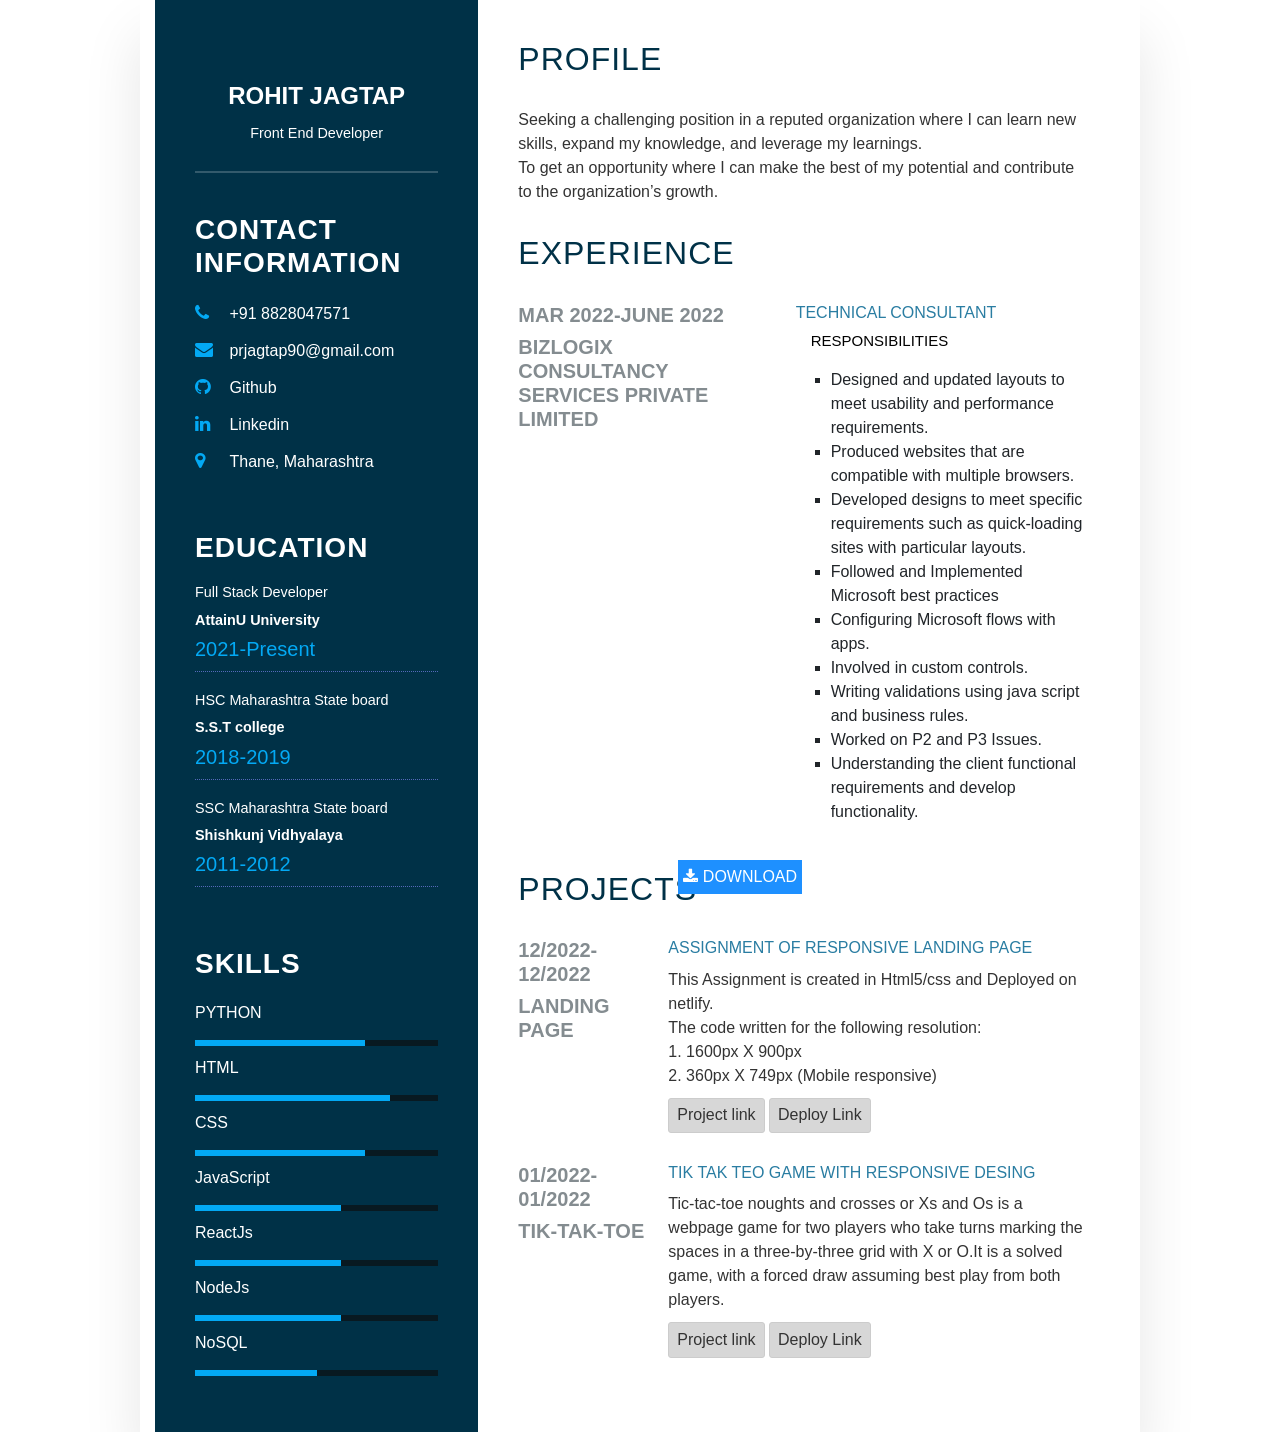
<file: index.html>
<!DOCTYPE html>
<html lang="en">

<head>
    <meta charset="UTF-8">
    <meta http-equiv="X-UA-Compatible" content="IE=edge">
    <meta name="viewport" content="width=device-width, initial-scale=1.0">
    <title>Rohit Jagtap Resume</title>
    <link rel="stylesheet" href="https://cdnjs.cloudflare.com/ajax/libs/font-awesome/4.7.0/css/font-awesome.css"
        integrity="sha512-5A8nwdMOWrSz20fDsjczgUidUBR8liPYU+WymTZP1lmY9G6Oc7HlZv156XqnsgNUzTyMefFTcsFH/tnJE/+xBg=="
        crossorigin="anonymous" referrerpolicy="no-referrer" />
    <link rel="stylesheet" href="https://maxcdn.bootstrapcdn.com/bootstrap/4.0.0/css/bootstrap.min.css"
        integrity="sha384-Gn5384xqQ1aoWXA+058RXPxPg6fy4IWvTNh0E263XmFcJlSAwiGgFAW/dAiS6JXm" crossorigin="anonymous">
    <link rel="stylesheet" href="style.css">

</head>

<body>
    <div class="container">
        <div class="left">
            <div class="profile-text">
                <h1>Rohit Jagtap</h1>

                <h4>Front End Developer</h4>
            </div>
            <div class="contactInfo">
                <h3 class="title">Contact Information</h3>
                <ul>
                    <li>
                        <span class="icon"><i class="fa fa-phone" aria-hidden="true"></i>
                        </span>
                        <span class="text">+91 8828047571</span>
                    </li>
                    <li>
                        <span class="icon"><i class="fa fa-envelope" aria-hidden="true"></i>
                        </span>
                        <span class="text">prjagtap90@gmail.com</span>
                    </li>
                    <li>
                        <span class="icon"><i class="fa fa-github" aria-hidden="true"></i>
                        </span>
                        <span class="text to"><a href="https://github.com/Rohit-Jagtap-au19">Github</a></span>
                    </li>
                    <li>
                        <span class="icon"><i class="fa fa-linkedin" aria-hidden="true"></i>
                        </span>
                        <span class="text to"><a
                                href="https://www.linkedin.com/in/rohit-jagtap-3a0505222/ ">Linkedin</a></span>
                    </li>
                    <li>
                        <span class="icon"><i class="fa fa-map-marker" aria-hidden="true"></i>
                        </span>
                        <span class="text">Thane, Maharashtra</span>
                    </li>
                </ul>


            </div>
            <div class="contactInfo education">
                <h3 class="title">Education</h3>
                <ul>
                    <li>
                        <h4>Full Stack Developer</h4>
                        <h4>AttainU University</h4>
                        <h5>2021-Present</h5>
                    </li>
                    <li>
                        <h4>HSC Maharashtra State board</h4>
                        <h4>S.S.T college</h4>
                        <h5>2018-2019</h5>
                    </li>
                    <li>
                        <h4>SSC Maharashtra State board</h4>
                        <h4>Shishkunj Vidhyalaya</h4>
                        <h5>2011-2012</h5>
                    </li>
                </ul>
            </div>
            <div class="contactInfo skills">
                <h3 class="title">Skills</h3>
                <ul>
                    <li>
                        <span class="text">PYTHON</span>
                        <span class="percent">
                            <div style="width:70%"></div>
                        </span>
                    </li>
                    <!-- <li>
                        <span class="text">Data Structure And Algorithms</span>
                        <span class="percent">
                            <div style="width:60%"></div>
                        </span>
                    </li> -->
                    <li>
                        <span class="text">HTML</span>
                        <span class="percent">
                            <div style="width:80%"></div>
                        </span>
                    </li>
                    <li>
                        <span class="text">CSS</span>
                        <span class="percent">
                            <div style="width:70%"></div>
                        </span>
                    </li>
                    <li>
                        <span class="text">JavaScript</span>
                        <span class="percent">
                            <div style="width:60%"></div>
                        </span>
                    </li>
                    <li>
                        <span class="text">ReactJs</span>
                        <span class="percent">
                            <div style="width:60%"></div>
                        </span>
                    </li>
                    <li>
                        <span class="text">NodeJs</span>
                        <span class="percent">
                            <div style="width:60%"></div>
                        </span>
                    </li>
                    <li>
                        <span class="text">NoSQL</span>
                        <span class="percent">
                            <div style="width:50%"></div>
                        </span>
                    </li>
                </ul>

            </div>

        </div>
        <div class="right">
            <div class="about">
                <h2 class="title2">Profile</h2>
                <p style="margin-bottom: 30px;">Seeking a challenging position in a reputed organization where I
                    can learn new skills, expand my knowledge, and leverage my
                    learnings. <br>
                    To get an opportunity where I can make the best of my potential
                    and contribute to the organization’s growth. </p>
            </div>
            <div class="about">
                <h2 class="title2">Experience</h2>
                <div class="box">
                    <div class="year_company">
                        <h5>Mar 2022-June 2022</h5>
                        <h5>Bizlogix Consultancy Services Private Limited</h5>
                    </div>
                    <div class="text">
                        <h4 class="pd1">Technical Consultant</h4>
                        <h4 class="pd3" style="color: black; font-size: 15px;
                        ">Responsibilities</h4>
                        <ul class="pd2">
                            <li>Designed and updated layouts to meet usability and performance requirements.</li>
                            <li>Produced websites that are compatible with multiple browsers.</li>
                            <li>Developed designs to meet specific requirements such as quick-loading sites with
                                particular layouts.</li>
                            <li>Followed and Implemented Microsoft best practices</li>
                            <li>Configuring Microsoft flows with apps.</li>
                            <li>Involved in custom controls.</li>
                            <li>Writing validations using java script and business rules.</li>
                            <li>Worked on P2 and P3 Issues.</li>
                            <li>Understanding the client functional requirements and develop functionality.</li>
                        </ul>
                    </div>
                </div>
            </div>

            <div class="about project">
                <h2 class="title2">Projects</h2>
                <div class="box">
                    <div class="year_company">
                        <h5>12/2022-12/2022</h5>
                        <h5>Landing Page</h5>
                    </div>
                    <div class="text">
                        <h4 class="mt">Assignment of responsive landing page</h4>
                        <p class="mt">This Assignment is created in Html5/css and Deployed on netlify. <br>
                            The code written for the following resolution: <br>
                            1. 1600px X 900px <br>
                            2. 360px X 749px (Mobile responsive) <br>
                        </p>
                        <div class="link">
                            <a href="https://github.com/Rohit-Jagtap-au19/Addictive-Media-Assignment" class="btn"
                                target="_blank">Project link</a>
                            <a href="https://rpalloys-assignment.netlify.app/" class="btn" target="_blank">Deploy Link</a>
                        </div>
                    </div>
                </div>

                <div class="box">
                    <div class="year_company">
                        <h5>01/2022-01/2022</h5>
                        <h5>Tik-Tak-Toe</h5>
                    </div>
                    <div class="text">
                        <h4 class="mt">tik tak teo game with Responsive desing</h4>
                        <p class="mt">Tic-tac-toe noughts and crosses or Xs
                            and Os is a webpage game for two players who take turns marking the
                            spaces in a three-by-three grid with X or O.It is a solved game, with a forced draw
                            assuming best play from both players.</p>
                        <div class="link">
                            <a href="https://github.com/Rohit-Jagtap-au19/TikTack" class="btn" target="_blank">Project
                                link</a>
                            <a href="https://tik-tak-toe-assignment.netlify.app/" class="btn" target="_blank">Deploy
                                Link</a>
                        </div>
                    </div>
                </div>
            </div>
        </div>


    </div>
    <div class="get_Resume">
        <a href="Rohit_FE.pdf" download="Rohit_FE.pdf">
            <button type="button" class='download' style="padding:5px;"><i class="fa fa-download"></i> DOWNLOAD</button>
        </a>
    </div>
</body>

</html>
</file>
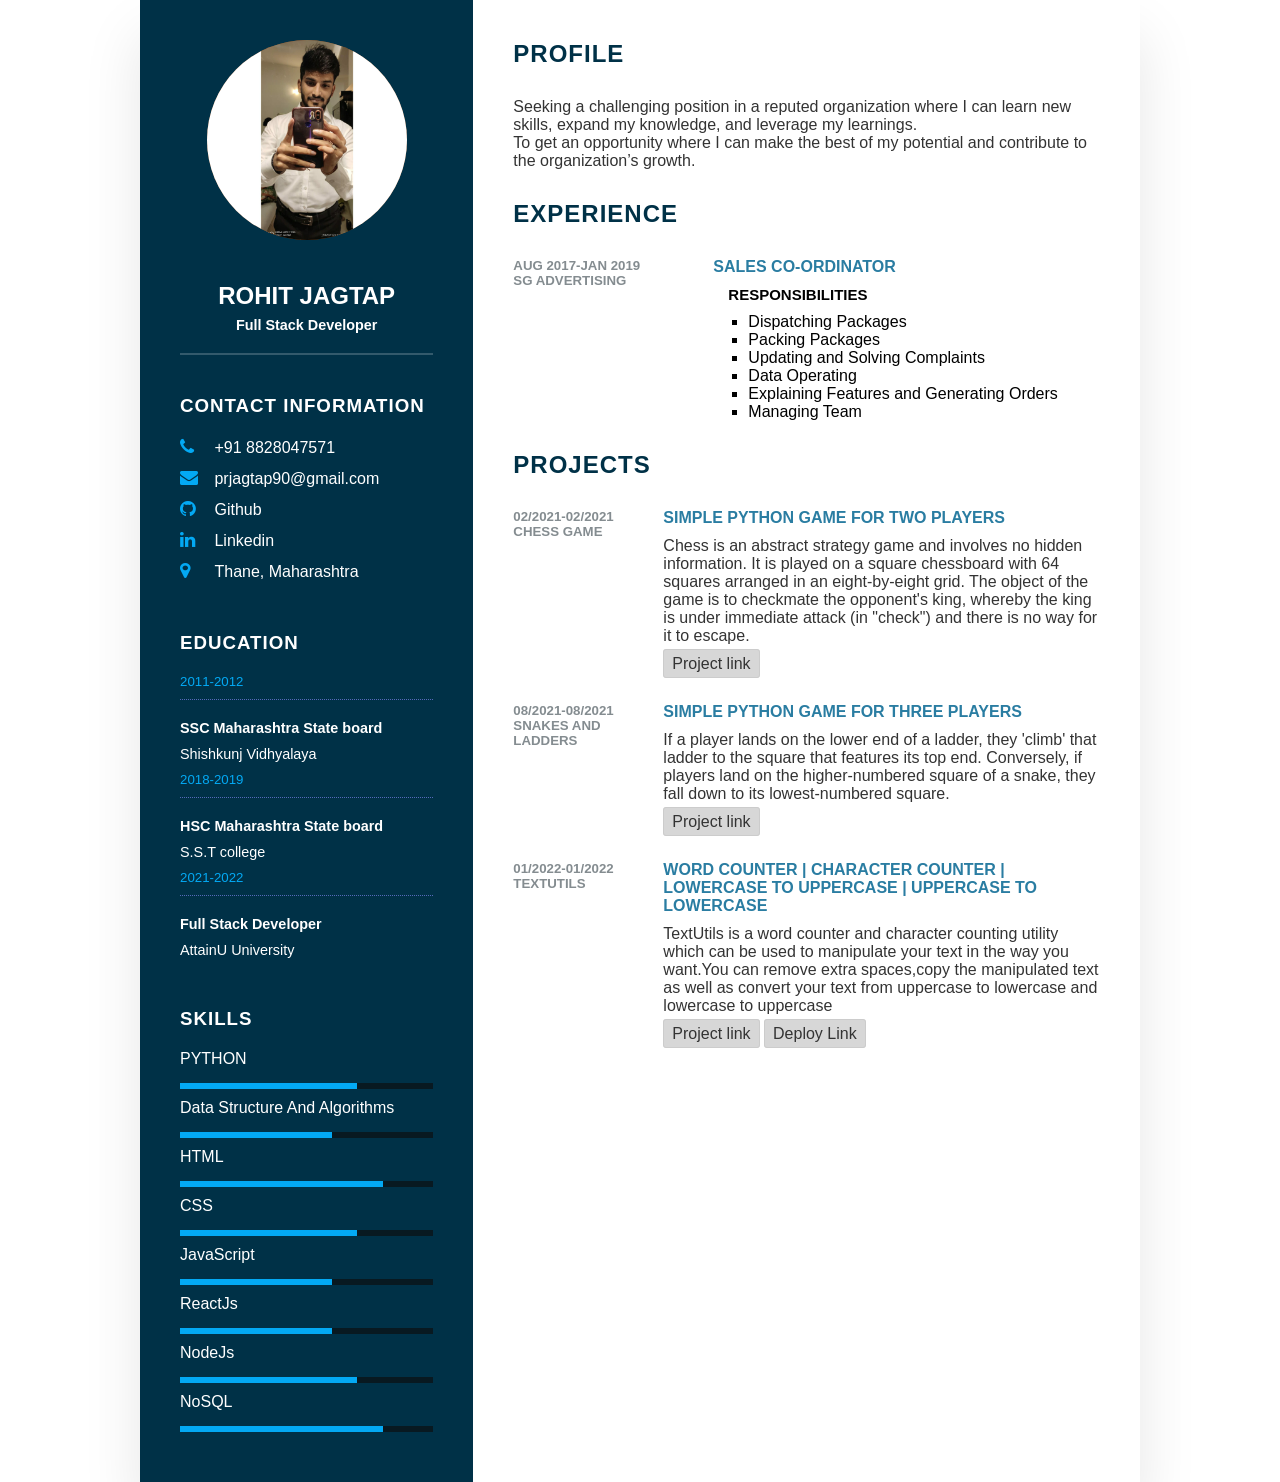
<file: resume.html>
<!DOCTYPE html>
<html lang="en">

<head>
    <meta charset="UTF-8">
    <meta http-equiv="X-UA-Compatible" content="IE=edge">
    <meta name="viewport" content="width=device-width, initial-scale=1.0">
    <title>Rohot Jagtap Resume</title>
    <link rel="stylesheet" href="https://cdnjs.cloudflare.com/ajax/libs/font-awesome/4.7.0/css/font-awesome.css"
        integrity="sha512-5A8nwdMOWrSz20fDsjczgUidUBR8liPYU+WymTZP1lmY9G6Oc7HlZv156XqnsgNUzTyMefFTcsFH/tnJE/+xBg=="
        crossorigin="anonymous" referrerpolicy="no-referrer" />
    <link rel="stylesheet" href="style.css">

</head>

<body>
    <div class="container">
        <div class="left">
            <div class="profile-text">
                <div class="imgBx">
                    <img src="Rohit.jpg" alt="this is image">
                </div>
                <h1>Rohit Jagtap</h1>

                <h4>Full Stack Developer</h4>
            </div>
            <div class="contactInfo">
                <h3 class="title">Contact Information</h3>
                <ul>
                    <li>
                        <span class="icon"><i class="fa fa-phone" aria-hidden="true"></i>
                        </span>
                        <span class="text">+91 8828047571</span>
                    </li>
                    <li>
                        <span class="icon"><i class="fa fa-envelope" aria-hidden="true"></i>
                        </span>
                        <span class="text">prjagtap90@gmail.com</span>
                    </li>
                    <li>
                        <span class="icon"><i class="fa fa-github" aria-hidden="true"></i>
                        </span>
                        <span class="text"><a href="https://github.com/attainu/Rohit-Jagtap-au19 ">Github</a></span>
                    </li>
                    <li>
                        <span class="icon"><i class="fa fa-linkedin" aria-hidden="true"></i>
                        </span>
                        <span class="text"><a href="https://www.linkedin.com/in/rohit-jagtap-3a0505222/ ">Linkedin</a></span>
                    </li>
                    <li>
                        <span class="icon"><i class="fa fa-map-marker" aria-hidden="true"></i>
                        </span>
                        <span class="text">Thane, Maharashtra</span>
                    </li>
                </ul>


            </div>
            <div class="contactInfo education">
                <h3 class="title">Education</h3>
                <ul>
                    <li>
                        <h5>2011-2012</h5>
                        <h4>SSC Maharashtra State board</h4>
                        <h4>Shishkunj Vidhyalaya</h4>
                    </li>
                    <li>
                        <h5>2018-2019</h5>
                        <h4>HSC Maharashtra State board</h4>
                        <h4>S.S.T college</h4>
                    </li>
                    <li>
                        <h5>2021-2022</h5>
                        <h4>Full Stack Developer</h4>
                        <h4>AttainU University</h4>
                    </li>
                </ul>
            </div>
            <div class="contactInfo skills">
                <h3 class="title">Skills</h3>
                <ul>
                    <li>
                        <span class="text">PYTHON</span>
                        <span class="percent">
                            <div style="width:70%"></div>
                        </span>
                    </li>
                    <li>
                        <span class="text">Data Structure And Algorithms</span>
                        <span class="percent">
                            <div style="width:60%"></div>
                        </span>
                    </li>
                    <li>
                        <span class="text">HTML</span>
                        <span class="percent">
                            <div style="width:80%"></div>
                        </span>
                    </li>
                    <li>
                        <span class="text">CSS</span>
                        <span class="percent">
                            <div style="width:70%"></div>
                        </span>
                    </li>
                    <li>
                        <span class="text">JavaScript</span>
                        <span class="percent">
                            <div style="width:60%"></div>
                        </span>
                    </li>
                    <li>
                        <span class="text">ReactJs</span>
                        <span class="percent">
                            <div style="width:60%"></div>
                        </span>
                    </li>
                    <li>
                        <span class="text">NodeJs</span>
                        <span class="percent">
                            <div style="width:70%"></div>
                        </span>
                    </li>
                    <li>
                        <span class="text">NoSQL</span>
                        <span class="percent">
                            <div style="width:80%"></div>
                        </span>
                    </li>
                </ul>

            </div>

        </div>
        <div class="right">
            <div class="about">
                <h2 class="title2">Profile</h2>
                <p style="margin-bottom: 30px;">Seeking a challenging position in a reputed organization where I
                    can learn new skills, expand my knowledge, and leverage my
                    learnings. <br>
                    To get an opportunity where I can make the best of my potential
                    and contribute to the organization’s growth. </p>
            </div>
            <div class="about">
                <h2 class="title2">Experience</h2>
                <div class="box">
                    <div class="year_company">
                        <h5>Aug 2017-Jan 2019</h5>
                        <h5>SG Advertising</h5>
                    </div>
                    <div class="text">
                        <h4 class="pd1">Sales Co-ordinator</h4>
                        <h4 class="pd3" style="color: black; font-size: 15px;
                        ">Responsibilities</h4>
                        <ul class="pd2">
                            <li>Dispatching Packages</li>
                            <li>Packing Packages</li>
                            <li>Updating and Solving Complaints</li>
                            <li>Data Operating</li>
                            <li>Explaining Features and Generating Orders</li>
                            <li>Managing Team</li>
                        </ul>
                    </div>
                </div>

            </div>
            <div class="about project">
                <h2 class="title2">Projects</h2>
                <div class="box">
                    <div class="year_company">
                        <h5>02/2021-02/2021</h5>
                        <h5>Chess Game</h5>
                    </div>
                    <div class="text">
                        <h4 class="mt">Simple python Game for two players</h4>
                        <p class="mt">Chess is an abstract strategy game and involves no hidden information. It is
                            played on a square chessboard with 64 squares arranged in an eight-by-eight grid. The object
                            of the game is to checkmate the opponent's king, whereby the king is under immediate attack
                            (in "check") and there is no way for it to escape. </p>
                        <a href="https://github.com/Rohit-Jagtap-au19/Chess" class="btn" target="_blank">Project link</a>
                    </div>
                </div>
                <div class="box">
                    <div class="year_company">
                        <h5>08/2021-08/2021</h5>
                        <h5>Snakes and Ladders</h5>
                    </div>
                    <div class="text">
                        <h4 class="mt">Simple python Game for three players</h4>
                        <p class="mt">If a player lands on the lower end of a ladder, they 'climb' that ladder to the
                            square that features its top end. Conversely, if players land on the higher-numbered square
                            of a snake, they fall down to its lowest-numbered square. </p>
                        <a href="https://github.com/attainu/python-project-Rohit-Jagtap-au17/tree/dev" class="btn" target="_blank">Project link</a>
                    </div>
                </div>
                <div class="box">
                    <div class="year_company">
                        <h5>01/2022-01/2022</h5>
                        <h5>TextUtils</h5>
                    </div>
                    <div class="text">
                        <h4 class="mt">Word counter | character counter | lowercase to uppercase | uppercase to
                            lowercase</h4>
                        <p class="mt">TextUtils is a word counter and character counting utility which can be used to
                            manipulate your text in the way you want.You can remove extra spaces,copy the manipulated
                            text as well as convert your text from uppercase to lowercase and lowercase to uppercase</p>
                        <div class="link">
                            <a href="https://github.com/Rohit-Jagtap-au19/rohit/tree/main/my-app" class="btn" target="_blank">Project link</a>
                            <a href="https://rohit-jagtap-au19.github.io/rohit/" class="btn" target="_blank">Deploy Link</a>
                        </div>
                    </div>
                </div>

            </div>
        </div>


    </div>
</body>

</html>
</file>
<file: style.css>
*{
    margin: 0;
    padding: 0;
    box-sizing: border-box;
    font-family: 'Segoe UI', Tahoma, Geneva, Verdana, sans-serif;
}
body{
    /* background: lightblue; */
    display: flex;
    justify-content: center;
    align-items: center;
    min-height: 100vh;
}
.container{
    position: relative;
    width: 100%;
    max-width: 1000px;
    min-height: 1000px;
    margin: 0px; /* to remove margin from Top*/
    background: #fff;
    display: grid;
    grid-template-columns: 1fr 2fr;
    box-shadow: 0 35px 55px rgba(0,0,0,0.1);
}

/* left Section */

.left{
    position: relative;
    background: #003147;
    padding: 40px;

}
.profile-text{
    position: relative;
    display: flex;
    flex-direction: column;
    border-bottom: 2px solid rgba(255, 255, 255, 0.2);
    align-items: center;
    padding-bottom: 20px;
}
.imgBx{
    position: relative;
    width: 200px;
    height: 200px;
    border-radius: 50%;
    overflow: hidden;
    background-color: saddlebrown;
}
img{
    position: absolute;
    top: 0;
    left: 0;
    width: 100%;
    height: 100%;
    object-fit: cover;

}
h1{
    color: #fff;
    font-size: 1.5rem;
    margin-top: 45px;
    text-transform: uppercase;
    text-align: center;
    font-weight: 600;
    line-height: 1.4rem;
}
h4{
   color: #fff;
   margin-top: 10px;
   font-size: 0.9em;
}
.contactInfo{
    padding-top: 40px;
}
.title{
    color: #fff;
    text-transform: uppercase;
    font-weight: 600;
    letter-spacing: 1px;
    margin-bottom:20px ;
}
.contactInfo ul{
    position: relative;
}
.contactInfo ul li{
    position: relative;
    list-style: none;
    margin: 10px 0;
}
.contactInfo ul li h5{
    margin-bottom: 20px;
    border-bottom: 1px dotted #7d85f0ac;
    padding-bottom: 10px;
}
.to{
    cursor: pointer;
}
.contactInfo ul li .icon{
    display: inline-block;
    width: 30px;
    font-size: 18px;
    color: #03a9f4;
}
.contactInfo ul li span{ 
   color: #fff;
   font-weight: 300;
}
a{
    text-decoration: none;
    color: #fff;
}
.education li{
    margin-bottom: 15px;
}
.education h5{
    color: #03a9f4;
    font-weight: 500;
}
.education h4:nth-child(2)
{
    color: #fff;
    font-weight: 600;
}
.education h4{
    color: #fff;
    font-weight: 300;
}
.skills .percent{
    position: relative;
    width: 100%;
    height: 6px;
    background: #081921;
    display: block;
    margin-top: 15px;
}
.percent div{
    position: absolute;
    top: 0;
    left: 0;
    height: 100%;
    background: #03a9f4;
}
.pd1{
    padding-left: 50px;
    margin-top: 0;
    margin-bottom: 10px;

}
.pd2{
    padding-left: 85px;
    list-style-type:square ;
}
.pd3{
    padding-left: 65px;
    padding-bottom: 10px;
}




/* Right Section */

.right{
    position: relative;
    background: #fff;
    padding: 40px;
}
.about{
    margin-bottom: 20px;
}
.about:last-child{
    margin-bottom: 0;
}
.title2{
    color: #003147;
    text-transform: uppercase;
    letter-spacing: 1px;
    margin-bottom: 30px;
}
p{
    color: #333;
}
.about .box{
    display: flex;
    flex-direction: row;
    margin: 30px 0;  /* remove spaces between */
}
.about .box .year_company{
    min-width: 150px;
}
.about .box .year_company h5{
    text-transform: uppercase;
    color: #848c90;
    font-weight: 600;
}
.about .box .text h4{
    color: #2a7da2;
    text-transform: uppercase;
    font-size: 16px;
}
.mt{
    margin-top:0px;
    margin-bottom:10px;
} 
.btn{
    background:#d7d7d7;
    border:1px solid #ccc;
    -moz-border-radius:3px;
    -webkit-border-radius:3px;
    -khtml-border-radius:3px;
    border-radius:3px;
    color:#333;
    padding:.3em .5em;
    text-decoration:none; 
    cursor: pointer;
}

/* get resume */
.download{
    position: fixed;
    bottom: 6px;
    left: 53%;
    border-radius: 90px
    margin-left: -104.5px; /*104.5px is half of the button's width*/
    border: none;
    background-color: dodgerblue;
    color: white;
    border
}

.download:hover {
    background-color: RoyalBlue;
  }
  
.get_Resume{
  height:1000px;
}

@media only screen 
   and (max-width : 415px) {

   .btn{
       margin-bottom: 5px;
   }

   .download{
       background-color: dodgerblue;
       color: white;
       border: none;
   }

   .download:hover {
    background-color: RoyalBlue;
  }

}
</file>
